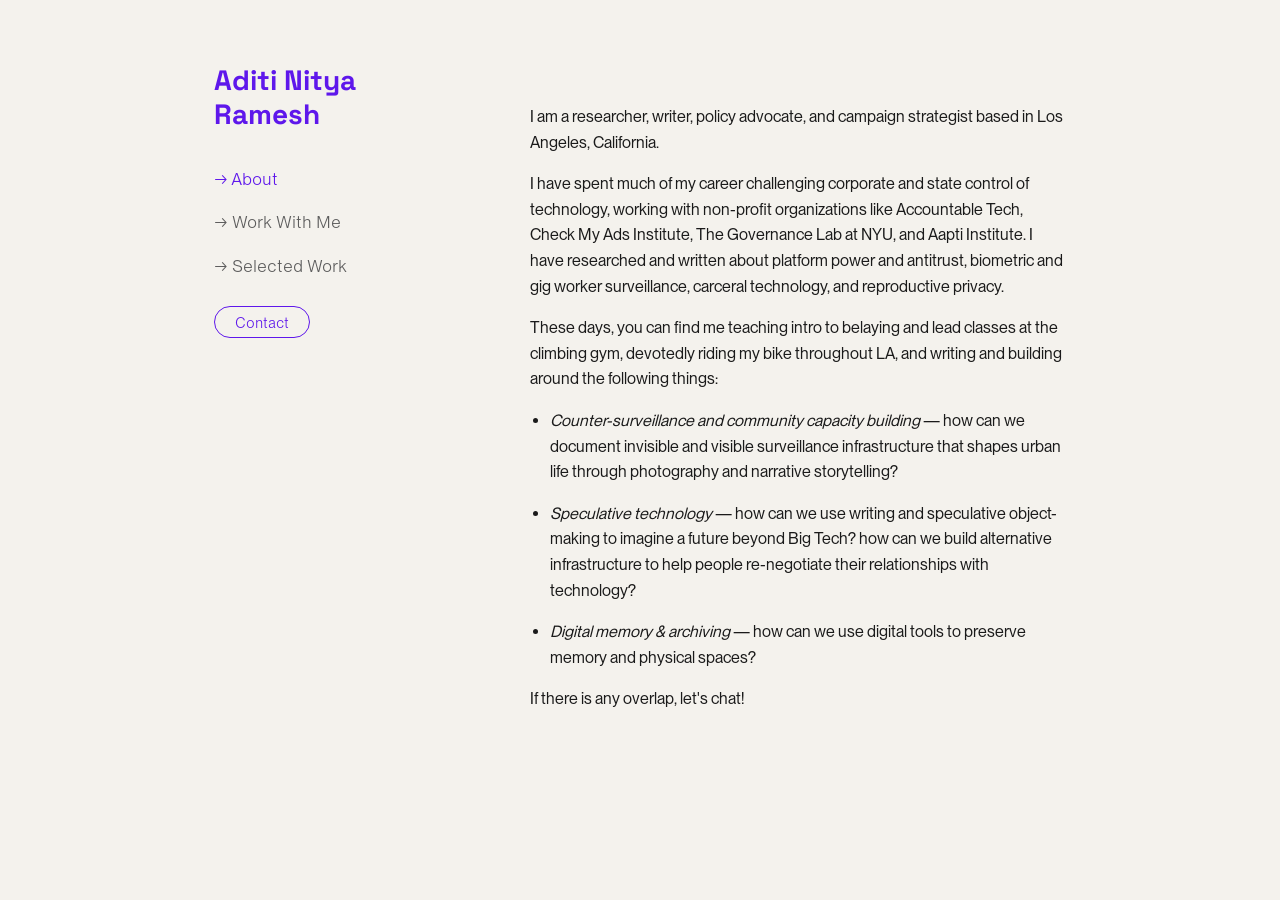
<file: index.html>
<!DOCTYPE html>
<html lang="en">
<head>
<meta charset="UTF-8">
<meta name="viewport" content="width=device-width, initial-scale=1.0">
<title>Aditi Nitya Ramesh</title>
    <link href="https://fonts.googleapis.com/css2?family=Space+Grotesk:wght@700&display=swap" rel="stylesheet">
    <link rel="stylesheet" href="style.css">
</head>
<body>

<div class="layout">

  <aside class="sidebar">
    <h1 class="site-name"><a href="index.html">Aditi Nitya<br>Ramesh</a></h1>
    <nav class="side-nav">
      <a href="index.html" class="active">→ About</a>
      <a href="work-with-me.html">→ Work With Me</a>
      <a href="selected-work.html">→ Selected Work</a>
    </nav>
    <button class="contact-btn" onclick="copyEmail(this)">Contact</button>
  </aside>

  <main class="content">
    <section id="about">
      <p>
        I am a researcher, writer, policy advocate, and campaign strategist based in Los Angeles, California. 
      </p>  
      <p>
        I have spent much of my career challenging corporate and state control of technology, working with non-profit organizations like Accountable Tech, Check My Ads Institute, The Governance Lab at NYU, and Aapti Institute. I have researched and written about platform power and antitrust, biometric and gig worker surveillance, carceral technology, and reproductive privacy.
      </p>
      <p>These days, you can find me teaching intro to belaying and lead classes at the climbing gym, devotedly riding my bike throughout LA, and writing and building around the following things: </p>
      <ul>
        <li><em>Counter-surveillance and community capacity building</em> — how can we document invisible and visible surveillance infrastructure that shapes urban life through photography and narrative storytelling?</li>
        <li><em>Speculative technology</em> — how can we use writing and speculative object-making to imagine a future beyond Big Tech? how can we build alternative infrastructure to help people re-negotiate their relationships with technology?</li>
        <li><em>Digital memory &amp; archiving</em> — how can we use digital tools to preserve memory and physical spaces?</li>
      </ul>
      <p>If there is any overlap, let's chat!</p>
    </section>
  </main>

</div>

<script>
function copyEmail(btn) {
  navigator.clipboard.writeText('aditinr.contact@gmail.com');
  btn.textContent = 'Copied!';
  btn.classList.add('copied');
  setTimeout(() => {
    btn.textContent = 'Contact';
    btn.classList.remove('copied');
  }, 2000);
}
</script>
</body>
</html>
</file>
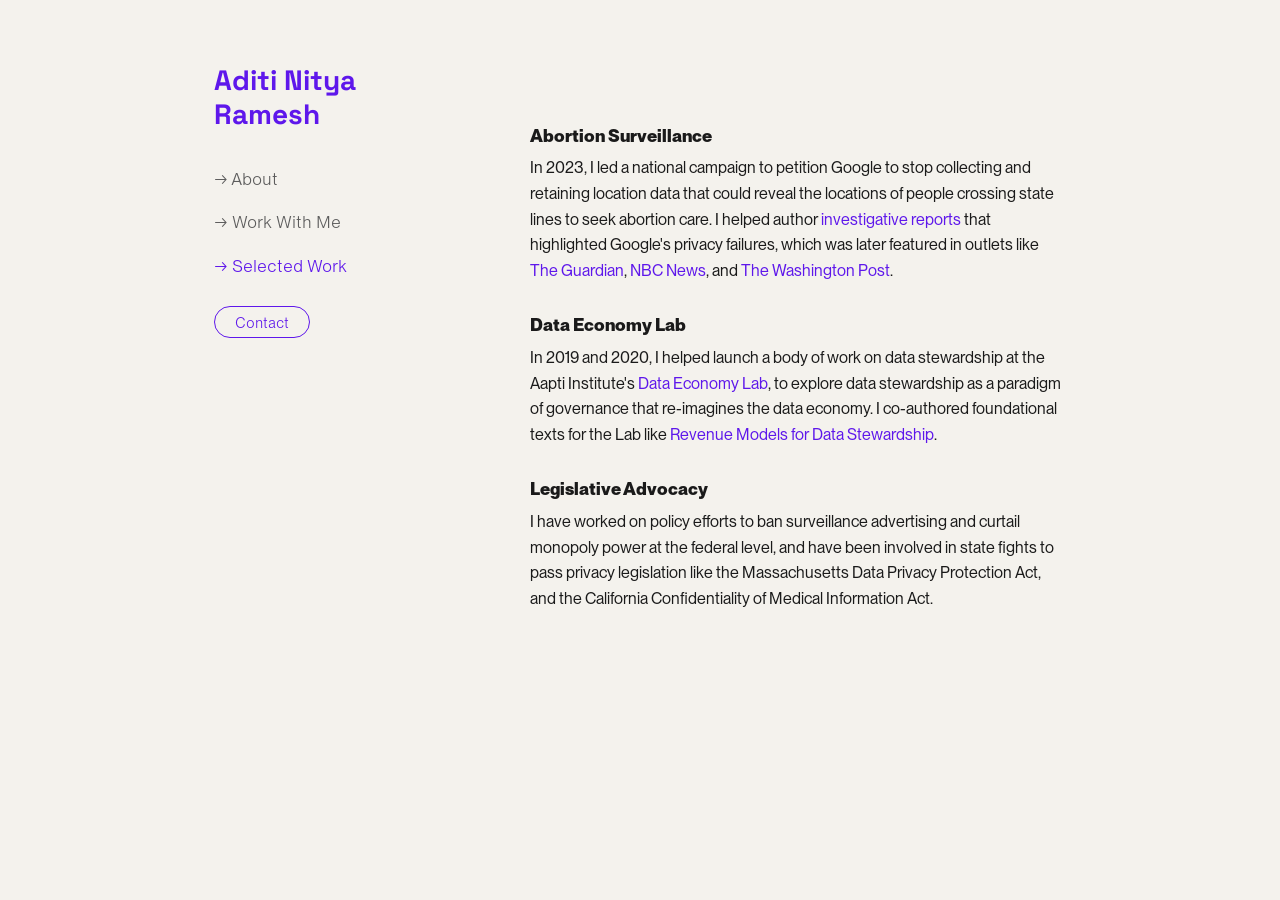
<file: selected-work.html>
<!DOCTYPE html>
<html lang="en">
<head>
<meta charset="UTF-8">
<meta name="viewport" content="width=device-width, initial-scale=1.0">
<title>Selected Work — Aditi Nitya Ramesh</title>
    <link href="https://fonts.googleapis.com/css2?family=Space+Grotesk:wght@700&display=swap" rel="stylesheet">
    <link rel="stylesheet" href="style.css">
</head>
<body>

<div class="layout">

  <aside class="sidebar">
    <h1 class="site-name"><a href="index.html">Aditi Nitya<br>Ramesh</a></h1>
    <nav class="side-nav">
      <a href="index.html">→ About</a>
      <a href="work-with-me.html">→ Work With Me</a>
      <a href="selected-work.html" class="active">→ Selected Work</a>
    </nav>
    <button class="contact-btn" onclick="copyEmail(this)">Contact</button>
  </aside>

    <main class="content">
    <section id="selected-work">

      <article class="project">
        <h3>Abortion Surveillance</h3>
        <p>
          In 2023, I led a national campaign to petition Google to stop collecting and retaining location data that could reveal the locations of people crossing state lines to seek abortion care. I helped author <a href="https://accountabletech.org/wp-content/uploads/Google-Location-History-Research.pdf" target="_blank" rel="noopener">investigative reports</a> that highlighted Google's privacy failures, which was later featured in outlets like <a href="https://www.theguardian.com/technology/2024/jan/16/google-keeps-location-history-data-abortion-clinics-despite-delete-pledge" target="_blank" rel="noopener">The Guardian</a>, <a href="https://www.youtube.com/watch?v=TGeKG-_3dtw&list=PL_AvQUvn2lay0WcTzH1g7c9-Jfekw4lFW&index=26&t=3s" target="_blank" rel="noopener">NBC News</a>, and <a href="https://www.washingtonpost.com/technology/2023/05/09/google-privacy-abortion-data/" target="_blank" rel="noopener">The Washington Post</a>.
        </p>
      </article>

      <article class="project">
        <h3>Data Economy Lab</h3>
        <p>
          In 2019 and 2020, I helped launch a body of work on data stewardship at the Aapti Institute's <a href="https://thedataeconomylab.com/" target="_blank" rel="noopener">Data Economy Lab</a>, to explore data stewardship as a paradigm of governance that re-imagines the data economy. I co-authored foundational texts for the Lab like <a href="https://thedataeconomylab.com/2020/07/31/principles-for-revenue-models-of-data-stewardship/" target="_blank" rel="noopener">Revenue Models for Data Stewardship</a>.
        </p>
      </article>

      <article class="project">
        <h3>Legislative Advocacy</h3>
        <p>
          I have worked on policy efforts to ban surveillance advertising and curtail monopoly power at the federal level, and have been involved in state fights to pass privacy legislation like the Massachusetts Data Privacy Protection Act, and the California Confidentiality of Medical Information Act. 
        </p>
      </article>

    </section>
  </main>

</div>

<script>
function copyEmail(btn) {
  navigator.clipboard.writeText('aditinr.contact@gmail.com');
  btn.textContent = 'Copied!';
  btn.classList.add('copied');
  setTimeout(() => {
    btn.textContent = 'Contact';
    btn.classList.remove('copied');
  }, 2000);
}
</script>
</body>
</html>
</file>
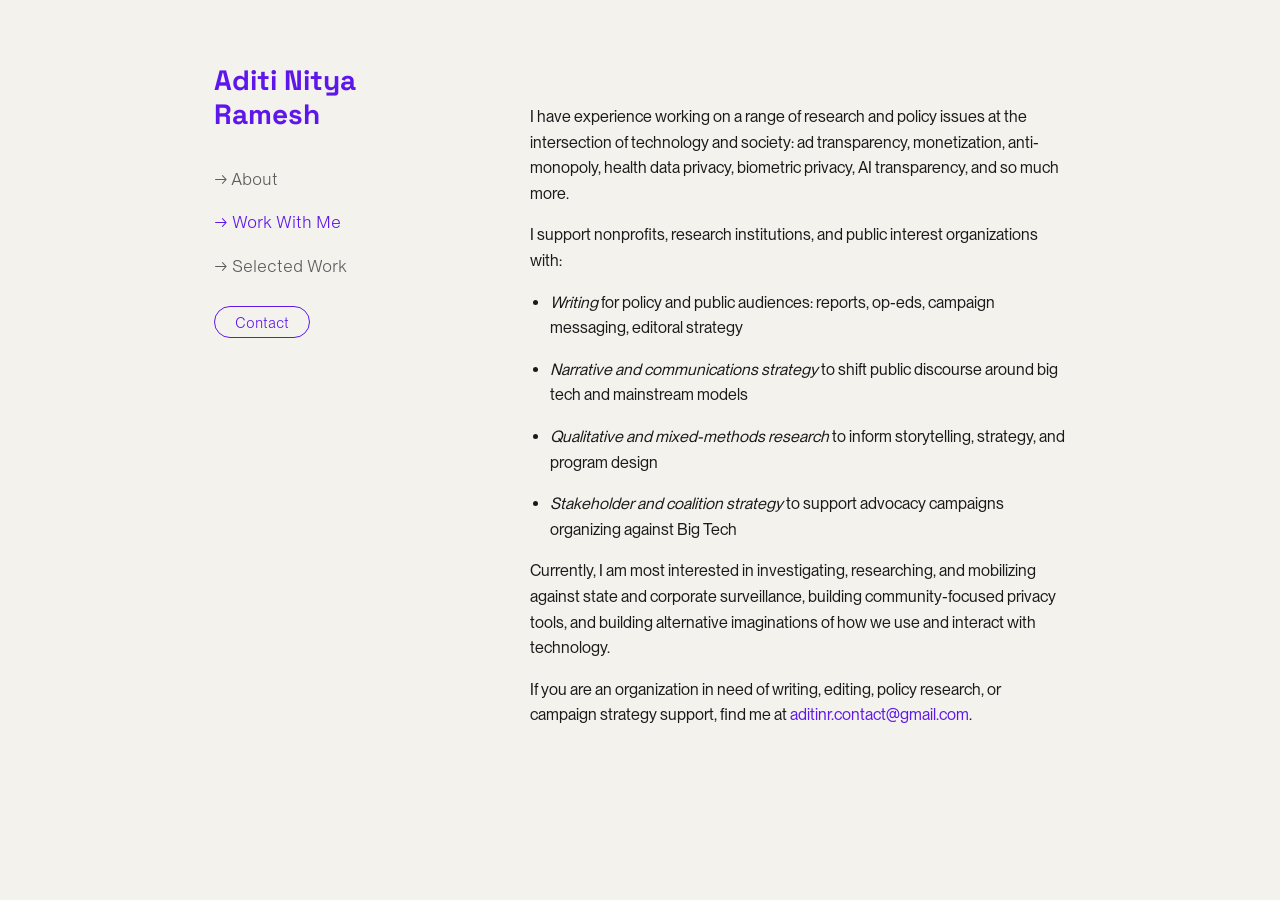
<file: work-with-me.html>
<!DOCTYPE html>
<html lang="en">
<head>
<meta charset="UTF-8">
<meta name="viewport" content="width=device-width, initial-scale=1.0">
<title>Work With Me — Aditi Nitya Ramesh</title>
    <link href="https://fonts.googleapis.com/css2?family=Space+Grotesk:wght@700&display=swap" rel="stylesheet">
    <link rel="stylesheet" href="style.css">
</head>
<body>

<div class="layout">

  <aside class="sidebar">
    <h1 class="site-name"><a href="index.html">Aditi Nitya<br>Ramesh</a></h1>
    <nav class="side-nav">
      <a href="index.html">→ About</a>
      <a href="work-with-me.html" class="active">→ Work With Me</a>
      <a href="selected-work.html">→ Selected Work</a>
    </nav>
    <button class="contact-btn" onclick="copyEmail(this)">Contact</button>
  </aside>

  <main class="content">
    <section id="work-with-me">
       <p>
        I have experience working on a range of research and policy issues at the intersection of technology and society: ad transparency, monetization, anti-monopoly, health data privacy, biometric privacy, AI transparency, and so much more.
      </p>  
      <p>
        I support nonprofits, research institutions, and public interest organizations with:
      </p>
      <ul>
        <li><em>Writing</em> for policy and public audiences: reports, op-eds, campaign messaging, editoral strategy</li>
        <li><em>Narrative and communications strategy</em> to shift public discourse around big tech and mainstream models</li>
        <li><em>Qualitative and mixed-methods research</em> to inform storytelling, strategy, and program design</li>
        <li><em>Stakeholder and coalition strategy</em> to support advocacy campaigns organizing against Big Tech</li>
      </ul>
      <p>
        Currently, I am most interested in investigating, researching, and mobilizing against state and corporate surveillance, building community-focused privacy tools, and building alternative imaginations of how we use and interact with technology.
      </p>
      <p>
        If you are an organization in need of writing, editing, policy research, or campaign strategy support, find me at <a href="mailto:aditinr.contact@gmail.com">aditinr.contact@gmail.com</a>.
      </p>
    </section>
  </main>

</div>

<script>
function copyEmail(btn) {
  navigator.clipboard.writeText('aditinr.contact@gmail.com');
  btn.textContent = 'Copied!';
  btn.classList.add('copied');
  setTimeout(() => {
    btn.textContent = 'Contact';
    btn.classList.remove('copied');
  }, 2000);
}
</script>
</body>
</html>
</file>
<file: style.css>
@font-face {
  font-family: 'Neue Montreal';
  src: url('fonts/PPNeueMontreal-Regular.otf') format('opentype');
  font-weight: 400;
  font-style: normal;
}

@font-face {
  font-family: 'Neue Montreal';
  src: url('fonts/PPNeueMontreal-Semibold.otf') format('opentype');
  font-weight: 600;
  font-style: normal;
}

@font-face {
  font-family: 'Neue Montreal';
  src: url('fonts/PPNeueMontreal-Extrabold.otf') format('opentype');
  font-weight: 800;
  font-style: normal;
}

@font-face {
  font-family: 'Neue Montreal';
  src: url('fonts/PPNeueMontrealText-Book.otf') format('opentype');
  font-weight: 450;
  font-style: normal;
}

:root {
  --bg: #f4f2ed;
  --text: #1a1a1a;
  --muted: #5c5c5c;
  --accent: #5e17eb;
}

* {
  box-sizing: border-box;
}

body {
  margin: 0;
  background: var(--bg);
  color: var(--text);
  font-family: 'Neue Montreal', sans-serif;
  font-size: 1rem;
  line-height: 1.6;
}

.layout {
  max-width: 900px;
  margin: 0 auto;
  padding: 4rem 1.5rem;
  display: grid;
  grid-template-columns: 1fr 2fr;
  gap: 3rem;
}

.sidebar {
  position: sticky;
  top: 4rem;
  align-self: start;
}

.site-name {
  margin: 0 0 2rem;
  font-family: 'Space Grotesk', sans-serif;
  font-weight: 700;
  font-size: 1.75rem;
  line-height: 1.2;
}

.site-name a {
  color: var(--accent);
  border-bottom: none;
}

.site-name a:hover {
  color: var(--accent);
}

.side-nav {
  display: flex;
  flex-direction: column;
  gap: 0.75rem;
  margin-bottom: 1.5rem;
}

.side-nav a {
  font-family: 'Neue Montreal', sans-serif;
  font-weight: 500;
  font-size: 1.05rem;
  color: var(--muted);
  border-bottom: none;
  padding: 0.15rem 0;
}

.side-nav a:hover,
.side-nav a:focus {
  color: var(--accent);
}

.side-nav a.active {
  color: var(--accent);
}

section {
  padding: 2.5rem 0;
}

h2 {
  font-family: 'Neue Montreal', sans-serif;
  font-weight: 600;
  font-size: 1.4rem;
  color: var(--accent);
  margin-bottom: 1rem;
}

h3 {
  font-family: 'Neue Montreal', sans-serif;
  font-weight: 500;
  font-size: 1.1rem;
  color: var(--accent);
  margin-bottom: 0.35rem;
}

p {
  margin: 0 0 1rem;
}

ul {
  padding-left: 1.25rem;
}

li {
  margin-bottom: 1rem;
}

.project {
  margin-bottom: 1.75rem;
}

a {
  color: var(--accent);
  text-decoration: none;
  border-bottom: 1px solid transparent;
}

a:hover,
a:focus {
  border-bottom-color: var(--accent);
}

.accent {
  color: var(--accent);
}

.contact-btn {
  display: inline-block;
  font-family: 'Neue Montreal', sans-serif;
  font-weight: 500;
  font-size: 0.9rem;
  color: var(--accent);
  border: 1.5px solid var(--accent);
  border-radius: 999px;
  padding: 0.4rem 1.25rem;
  text-decoration: none;
  cursor: pointer;
  background: none;
  transition: background 0.2s, color 0.2s;
}

.contact-btn:hover {
  background: var(--accent);
  color: #fff;
}

.contact-btn.copied {
  background: var(--accent);
  color: #fff;
}

#selected-work h3 {
  color: var(--text);
  font-weight: 700;
  font-size: 1.1rem;
}

@media (max-width: 640px) {
  .layout {
    grid-template-columns: 1fr;
    gap: 2rem;
    padding: 2rem 1.5rem;
  }

  .sidebar {
    position: static;
  }

  .side-nav {
    flex-direction: row;
    flex-wrap: wrap;
    gap: 1rem;
  }
}
</file>
